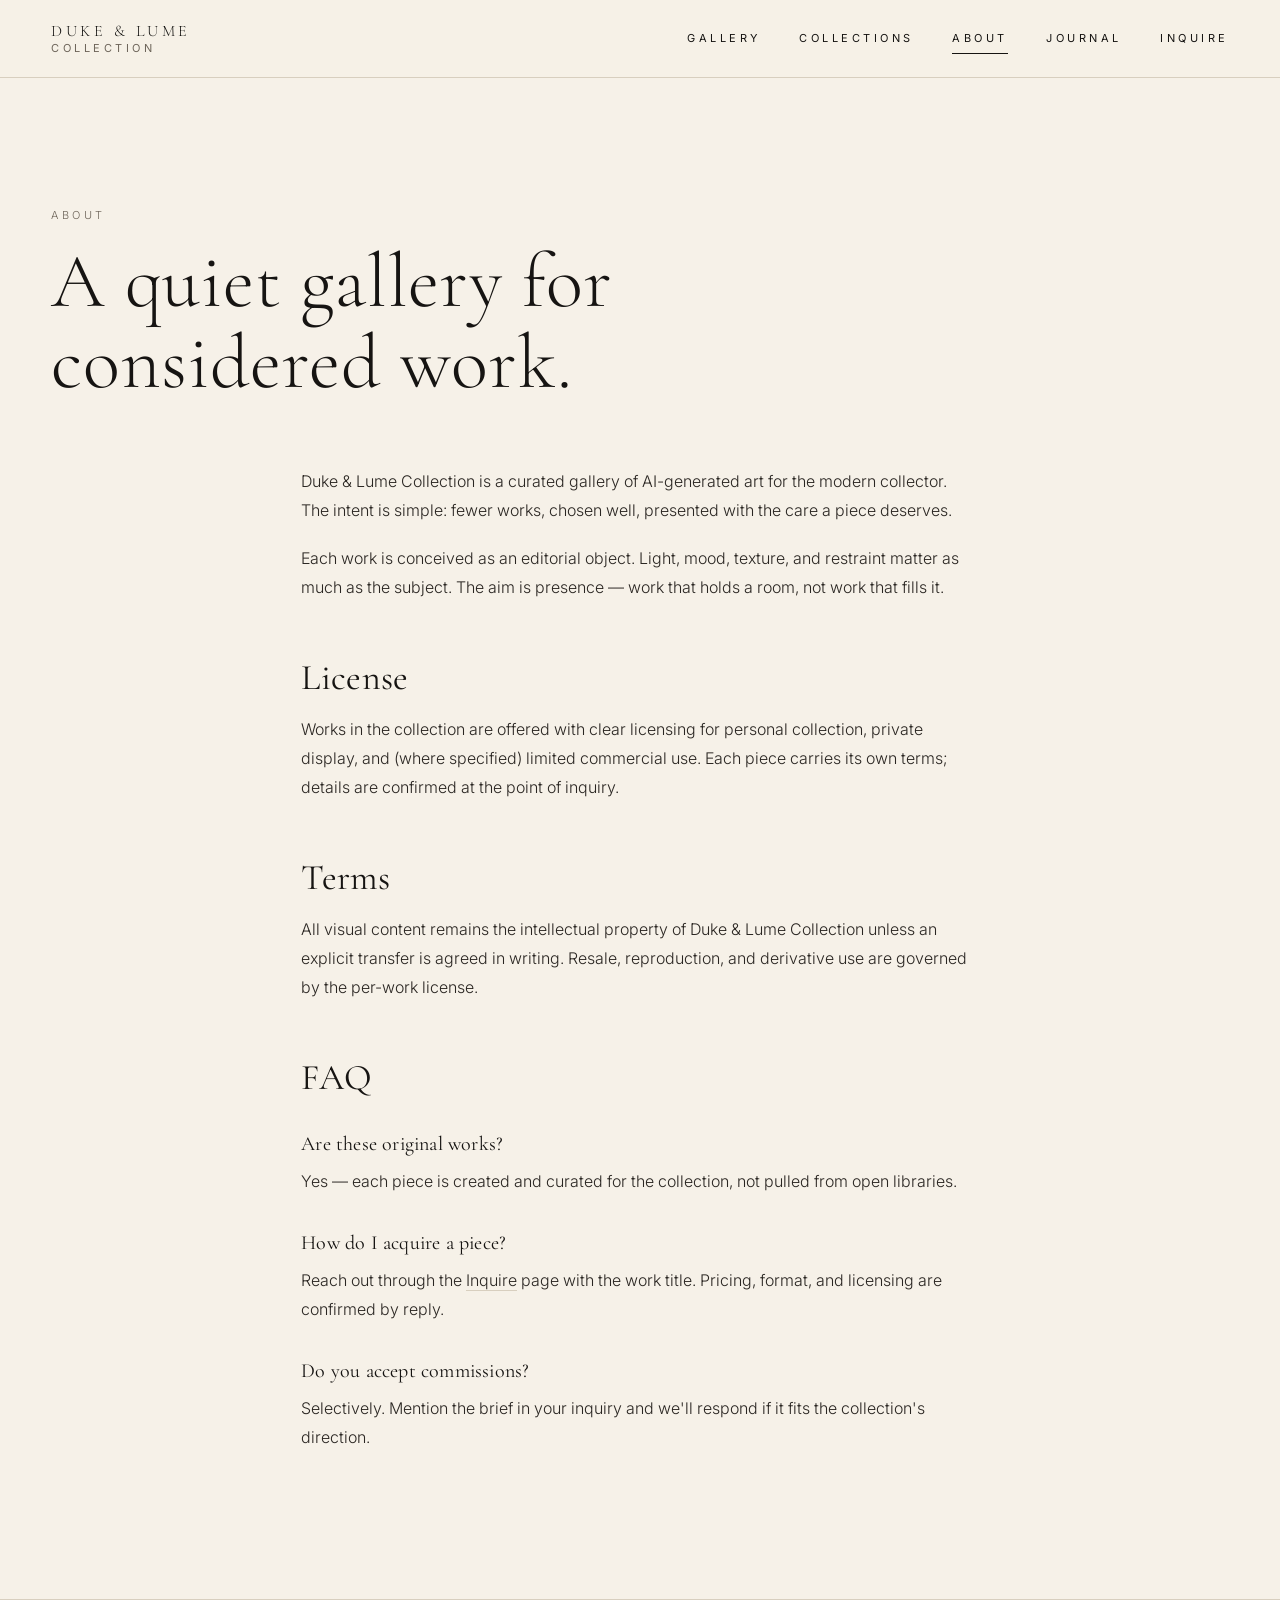
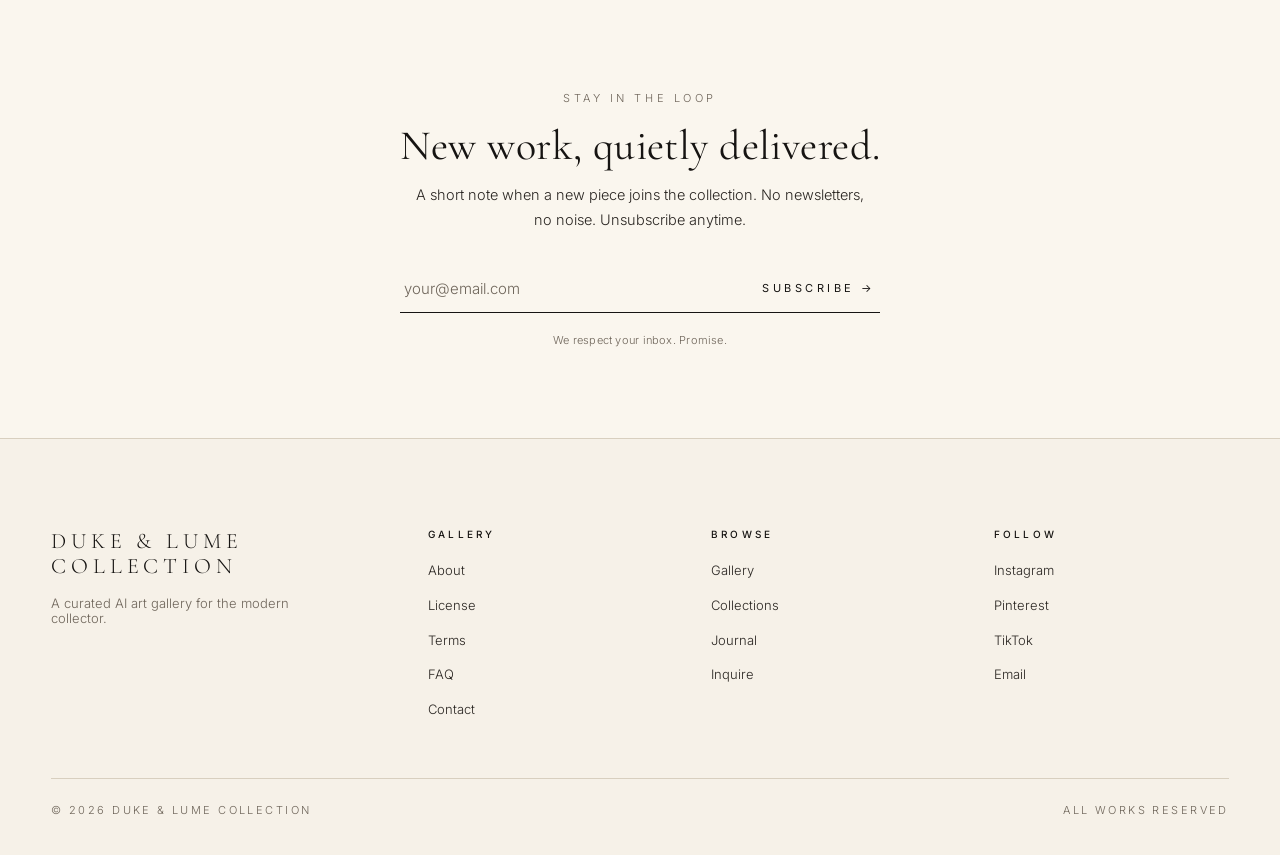
<file: about.html>
<!DOCTYPE html>
<html lang="en">
<head>
  <meta charset="UTF-8">
  <meta name="viewport" content="width=device-width, initial-scale=1.0">
  <title>About — Duke &amp; Lume Collection</title>
  <meta name="description" content="About Duke &amp; Lume Collection — vision, licensing, terms, and FAQ.">

  <meta property="og:type" content="website">
  <meta property="og:title" content="About — Duke &amp; Lume Collection">
  <meta property="og:description" content="About Duke &amp; Lume Collection — vision, licensing, terms, and FAQ.">
  <meta property="og:image" content="/src/assets/images/og/og-default.jpg">
  <meta property="og:site_name" content="Duke &amp; Lume Collection">
  <meta name="twitter:card" content="summary_large_image">
  <meta name="twitter:title" content="About — Duke &amp; Lume Collection">
  <meta name="twitter:description" content="A quiet gallery for considered work.">
  <meta name="twitter:image" content="/src/assets/images/og/og-default.jpg">

  <link rel="preconnect" href="https://fonts.googleapis.com">
  <link rel="preconnect" href="https://fonts.gstatic.com" crossorigin>
  <link href="https://fonts.googleapis.com/css2?family=Cormorant+Garamond:wght@300;400;500&family=Inter:wght@300;400;500&display=swap" rel="stylesheet">
  <link rel="stylesheet" href="src/css/styles.css">
</head>
<body>

  <a class="skip-link" href="#main">Skip to content</a>

  <header class="site-header">
    <div class="site-header__inner">
      <a href="index.html" class="brand">
        <span class="brand__line">Duke &amp; Lume</span>
        <span class="brand__line brand__line--sub">Collection</span>
      </a>
      <nav class="nav" id="primary-nav" aria-label="Primary">
        <a href="gallery.html">Gallery</a>
        <a href="collections.html">Collections</a>
        <a href="about.html">About</a>
        <a href="journal.html">Journal</a>
        <a href="inquire.html">Inquire</a>
        <div class="nav__social" aria-label="Follow us">
          <a href="https://instagram.com/" target="_blank" rel="noopener">Instagram</a>
          <a href="https://pinterest.com/" target="_blank" rel="noopener">Pinterest</a>
          <a href="https://tiktok.com/" target="_blank" rel="noopener">TikTok</a>
        </div>
      </nav>
      <button class="nav-toggle" type="button" aria-controls="primary-nav" aria-expanded="false" aria-label="Open menu">
        <span class="nav-toggle__bars" aria-hidden="true">
          <span class="nav-toggle__bar"></span>
          <span class="nav-toggle__bar"></span>
        </span>
      </button>
    </div>
  </header>

  <main id="main">
    <section class="page-hero">
      <div class="page-hero__eyebrow">About</div>
      <h1 class="page-hero__title">A quiet gallery for considered work.</h1>
    </section>

    <article class="prose">
      <p>
        Duke &amp; Lume Collection is a curated gallery of AI-generated art for the modern collector. The intent is simple: fewer works, chosen well, presented with the care a piece deserves.
      </p>
      <p>
        Each work is conceived as an editorial object. Light, mood, texture, and restraint matter as much as the subject. The aim is presence — work that holds a room, not work that fills it.
      </p>

      <h2 id="license">License</h2>
      <p>
        Works in the collection are offered with clear licensing for personal collection, private display, and (where specified) limited commercial use. Each piece carries its own terms; details are confirmed at the point of inquiry.
      </p>

      <h2 id="terms">Terms</h2>
      <p>
        All visual content remains the intellectual property of Duke &amp; Lume Collection unless an explicit transfer is agreed in writing. Resale, reproduction, and derivative use are governed by the per-work license.
      </p>

      <h2 id="faq">FAQ</h2>
      <h3>Are these original works?</h3>
      <p>Yes — each piece is created and curated for the collection, not pulled from open libraries.</p>

      <h3>How do I acquire a piece?</h3>
      <p>Reach out through the <a href="inquire.html">Inquire</a> page with the work title. Pricing, format, and licensing are confirmed by reply.</p>

      <h3>Do you accept commissions?</h3>
      <p>Selectively. Mention the brief in your inquiry and we'll respond if it fits the collection's direction.</p>
    </article>
    <section class="newsletter" aria-labelledby="newsletter-title">
      <div class="newsletter__inner" data-reveal>
        <div class="newsletter__eyebrow">Stay in the loop</div>
        <h2 class="newsletter__title" id="newsletter-title">New work, quietly delivered.</h2>
        <p class="newsletter__body">A short note when a new piece joins the collection. No newsletters, no noise. Unsubscribe anytime.</p>
        <form class="newsletter__form" name="newsletter" method="POST" data-netlify="true" netlify-honeypot="bot-field" action="/thank-you.html">
          <input type="hidden" name="form-name" value="newsletter">
          <p hidden><label>Don't fill this out: <input name="bot-field"></label></p>
          <label for="newsletter-email" class="visually-hidden">Email address</label>
          <input id="newsletter-email" type="email" name="email" placeholder="your@email.com" required>
          <button type="submit">Subscribe →</button>
        </form>
        <div class="newsletter__note">We respect your inbox. Promise.</div>
      </div>
    </section>

  </main>

  <footer class="site-footer">
    <div class="site-footer__inner">
      <div class="footer-brand">
        Duke &amp; Lume<br>Collection
        <p>A curated AI art gallery for the modern collector.</p>
      </div>
      <div class="footer-col">
        <h4>Gallery</h4>
        <ul>
          <li><a href="about.html">About</a></li>
          <li><a href="about.html#license">License</a></li>
          <li><a href="about.html#terms">Terms</a></li>
          <li><a href="about.html#faq">FAQ</a></li>
          <li><a href="inquire.html">Contact</a></li>
        </ul>
      </div>
      <div class="footer-col">
        <h4>Browse</h4>
        <ul>
          <li><a href="gallery.html">Gallery</a></li>
          <li><a href="collections.html">Collections</a></li>
          <li><a href="journal.html">Journal</a></li>
          <li><a href="inquire.html">Inquire</a></li>
        </ul>
      </div>
      <div class="footer-col">
        <h4>Follow</h4>
        <ul>
          <li><a href="https://instagram.com/" target="_blank" rel="noopener">Instagram</a></li>
          <li><a href="https://pinterest.com/" target="_blank" rel="noopener">Pinterest</a></li>
          <li><a href="https://tiktok.com/" target="_blank" rel="noopener">TikTok</a></li>
          <li><a href="mailto:dukekartel88@gmail.com">Email</a></li>
        </ul>
      </div>
    </div>
    <div class="footer-bottom">
      <div>© <span data-year>2026</span> Duke &amp; Lume Collection</div>
      <div>All works reserved</div>
    </div>
  </footer>

  <script src="src/js/main.js"></script>
  <script src="src/js/reveal.js"></script>
</body>
</html>
</file>
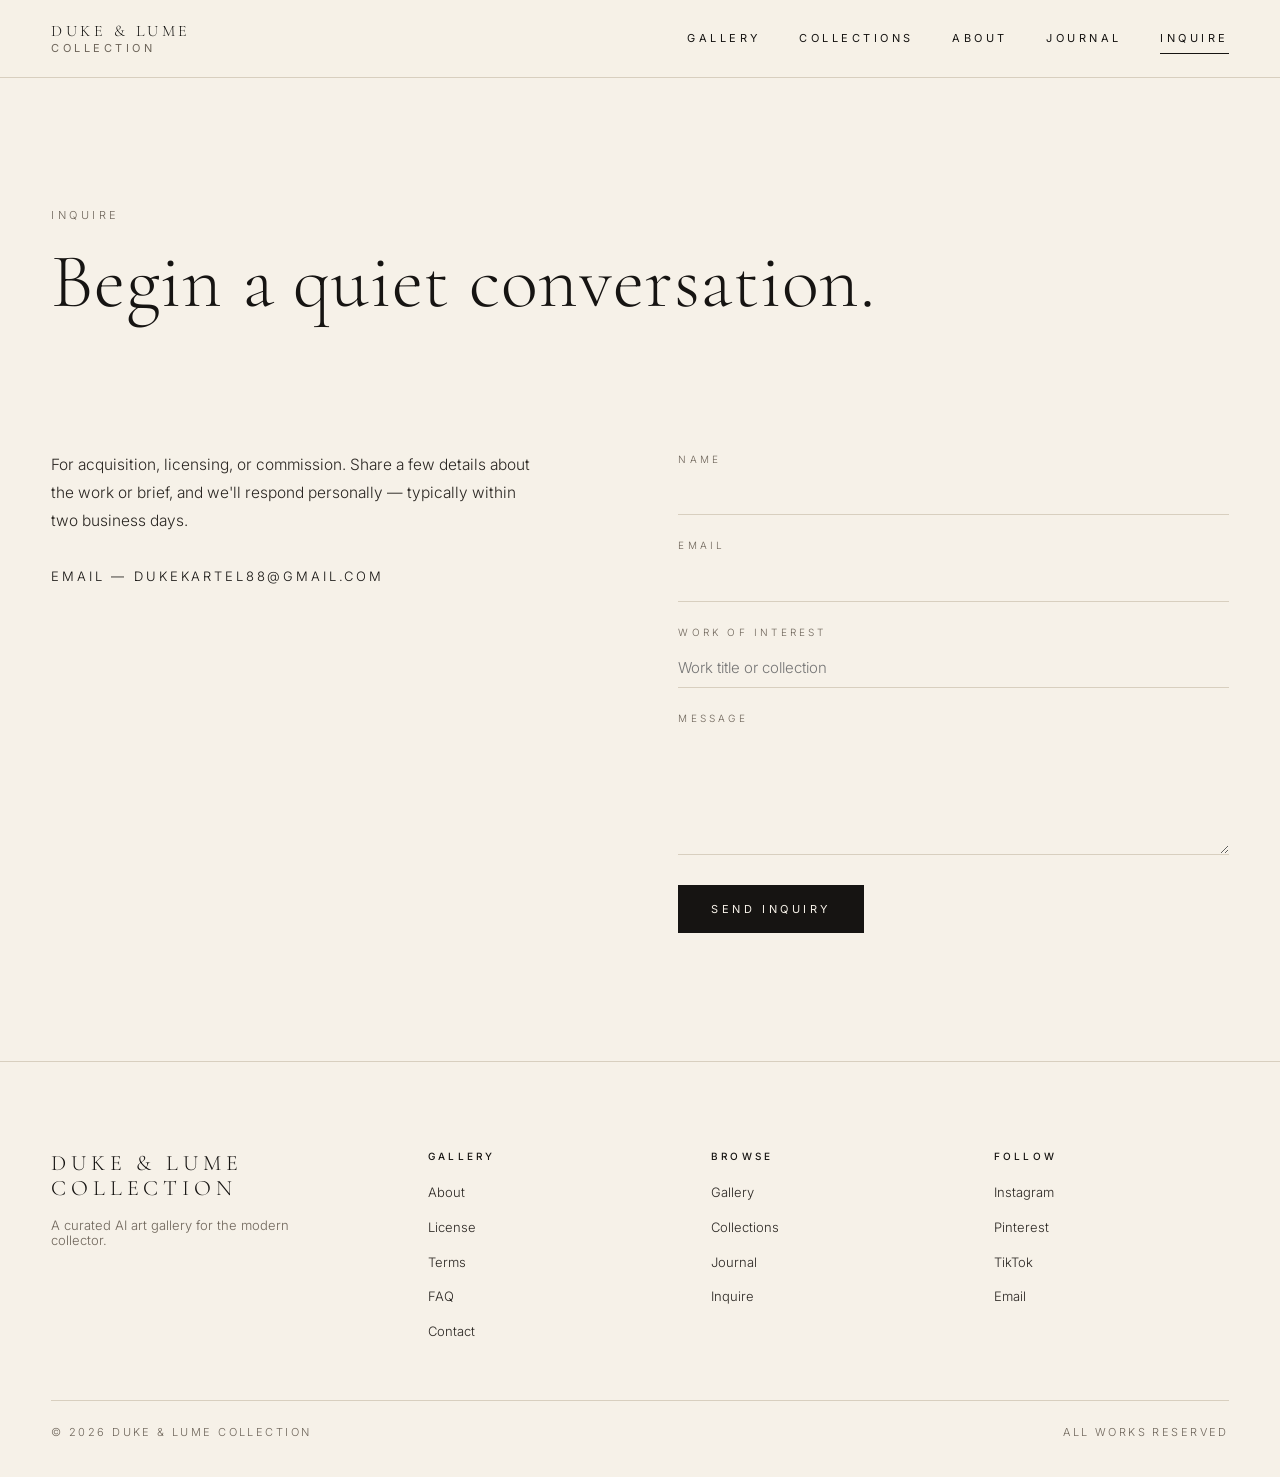
<file: inquire.html>
<!DOCTYPE html>
<html lang="en">
<head>
  <meta charset="UTF-8">
  <meta name="viewport" content="width=device-width, initial-scale=1.0">
  <title>Inquire — Duke &amp; Lume Collection</title>
  <meta name="description" content="Inquire about acquiring a work from Duke &amp; Lume Collection.">

  <meta property="og:type" content="website">
  <meta property="og:title" content="Inquire — Duke &amp; Lume Collection">
  <meta property="og:description" content="Begin a quiet conversation about acquiring, licensing, or commissioning a work.">
  <meta property="og:image" content="/src/assets/images/og/og-default.jpg">
  <meta property="og:site_name" content="Duke &amp; Lume Collection">
  <meta name="twitter:card" content="summary_large_image">
  <meta name="twitter:title" content="Inquire — Duke &amp; Lume Collection">
  <meta name="twitter:description" content="Begin a quiet conversation.">
  <meta name="twitter:image" content="/src/assets/images/og/og-default.jpg">

  <link rel="preconnect" href="https://fonts.googleapis.com">
  <link rel="preconnect" href="https://fonts.gstatic.com" crossorigin>
  <link href="https://fonts.googleapis.com/css2?family=Cormorant+Garamond:wght@300;400;500&family=Inter:wght@300;400;500&display=swap" rel="stylesheet">
  <link rel="stylesheet" href="src/css/styles.css">
</head>
<body>

  <a class="skip-link" href="#main">Skip to content</a>

  <header class="site-header">
    <div class="site-header__inner">
      <a href="index.html" class="brand">
        <span class="brand__line">Duke &amp; Lume</span>
        <span class="brand__line brand__line--sub">Collection</span>
      </a>
      <nav class="nav" id="primary-nav" aria-label="Primary">
        <a href="gallery.html">Gallery</a>
        <a href="collections.html">Collections</a>
        <a href="about.html">About</a>
        <a href="journal.html">Journal</a>
        <a href="inquire.html">Inquire</a>
        <div class="nav__social" aria-label="Follow us">
          <a href="https://instagram.com/" target="_blank" rel="noopener">Instagram</a>
          <a href="https://pinterest.com/" target="_blank" rel="noopener">Pinterest</a>
          <a href="https://tiktok.com/" target="_blank" rel="noopener">TikTok</a>
        </div>
      </nav>
      <button class="nav-toggle" type="button" aria-controls="primary-nav" aria-expanded="false" aria-label="Open menu">
        <span class="nav-toggle__bars" aria-hidden="true">
          <span class="nav-toggle__bar"></span>
          <span class="nav-toggle__bar"></span>
        </span>
      </button>
    </div>
  </header>

  <main id="main">
    <section class="page-hero">
      <div class="page-hero__eyebrow">Inquire</div>
      <h1 class="page-hero__title">Begin a quiet conversation.</h1>
    </section>

    <section class="inquire-wrap">
      <div class="inquire-info">
        <p>
          For acquisition, licensing, or commission. Share a few details about the work or brief, and we'll respond personally — typically within two business days.
        </p>
        <div class="inquire-info__contact">
          <div>Email — <a href="mailto:dukekartel88@gmail.com">dukekartel88@gmail.com</a></div>
        </div>
      </div>

      <!-- Submissions go to Netlify Forms (enable in Netlify dashboard → Forms).
           After submit the user lands on /thank-you.html. Honeypot field
           catches bots; do not remove the hidden bot-field input. -->
      <form class="form"
            name="inquire"
            method="POST"
            data-netlify="true"
            netlify-honeypot="bot-field"
            action="/thank-you.html">
        <input type="hidden" name="form-name" value="inquire">
        <input type="hidden" name="work-id" id="work-id" value="">
        <p hidden>
          <label>Don't fill this out: <input name="bot-field"></label>
        </p>
        <div>
          <label for="name">Name</label>
          <input type="text" id="name" name="name" required>
        </div>
        <div>
          <label for="email">Email</label>
          <input type="email" id="email" name="email" required>
        </div>
        <div>
          <label for="work">Work of interest</label>
          <input type="text" id="work" name="work" placeholder="Work title or collection">
        </div>
        <div>
          <label for="message">Message</label>
          <textarea id="message" name="message" rows="5"></textarea>
        </div>
        <button class="btn" type="submit">Send Inquiry</button>
      </form>
    </section>
  </main>

  <footer class="site-footer">
    <div class="site-footer__inner">
      <div class="footer-brand">
        Duke &amp; Lume<br>Collection
        <p>A curated AI art gallery for the modern collector.</p>
      </div>
      <div class="footer-col">
        <h4>Gallery</h4>
        <ul>
          <li><a href="about.html">About</a></li>
          <li><a href="about.html#license">License</a></li>
          <li><a href="about.html#terms">Terms</a></li>
          <li><a href="about.html#faq">FAQ</a></li>
          <li><a href="inquire.html">Contact</a></li>
        </ul>
      </div>
      <div class="footer-col">
        <h4>Browse</h4>
        <ul>
          <li><a href="gallery.html">Gallery</a></li>
          <li><a href="collections.html">Collections</a></li>
          <li><a href="journal.html">Journal</a></li>
          <li><a href="inquire.html">Inquire</a></li>
        </ul>
      </div>
      <div class="footer-col">
        <h4>Follow</h4>
        <ul>
          <li><a href="https://instagram.com/" target="_blank" rel="noopener">Instagram</a></li>
          <li><a href="https://pinterest.com/" target="_blank" rel="noopener">Pinterest</a></li>
          <li><a href="https://tiktok.com/" target="_blank" rel="noopener">TikTok</a></li>
          <li><a href="mailto:dukekartel88@gmail.com">Email</a></li>
        </ul>
      </div>
    </div>
    <div class="footer-bottom">
      <div>© <span data-year>2026</span> Duke &amp; Lume Collection</div>
      <div>All works reserved</div>
    </div>
  </footer>

  <script src="src/js/main.js"></script>
  <script src="src/js/reveal.js"></script>
  <script src="src/js/data-loader.js"></script>
  <script>
    // Pre-fill "Work of interest" — look the id up in GALLERY_DATA so
    // the user sees "Beach Diva", not "beach-diva".
    (function () {
      const id = new URLSearchParams(location.search).get("work");
      if (!id) return;
      const input = document.getElementById("work");
      const hidden = document.getElementById("work-id");
      if (hidden) hidden.value = id;
      if (!input) return;

      // Show the raw id immediately so there's something while data loads
      input.value = id;

      function resolve() {
        const works = window.GALLERY_DATA || [];
        const match = works.find(function (w) { return w.id === id; });
        if (match && match.title) input.value = match.title;
      }
      if (window.DL_DATA_READY) resolve();
      else document.addEventListener("dl:dataready", resolve, { once: true });
    })();
  </script>
</body>
</html>
</file>
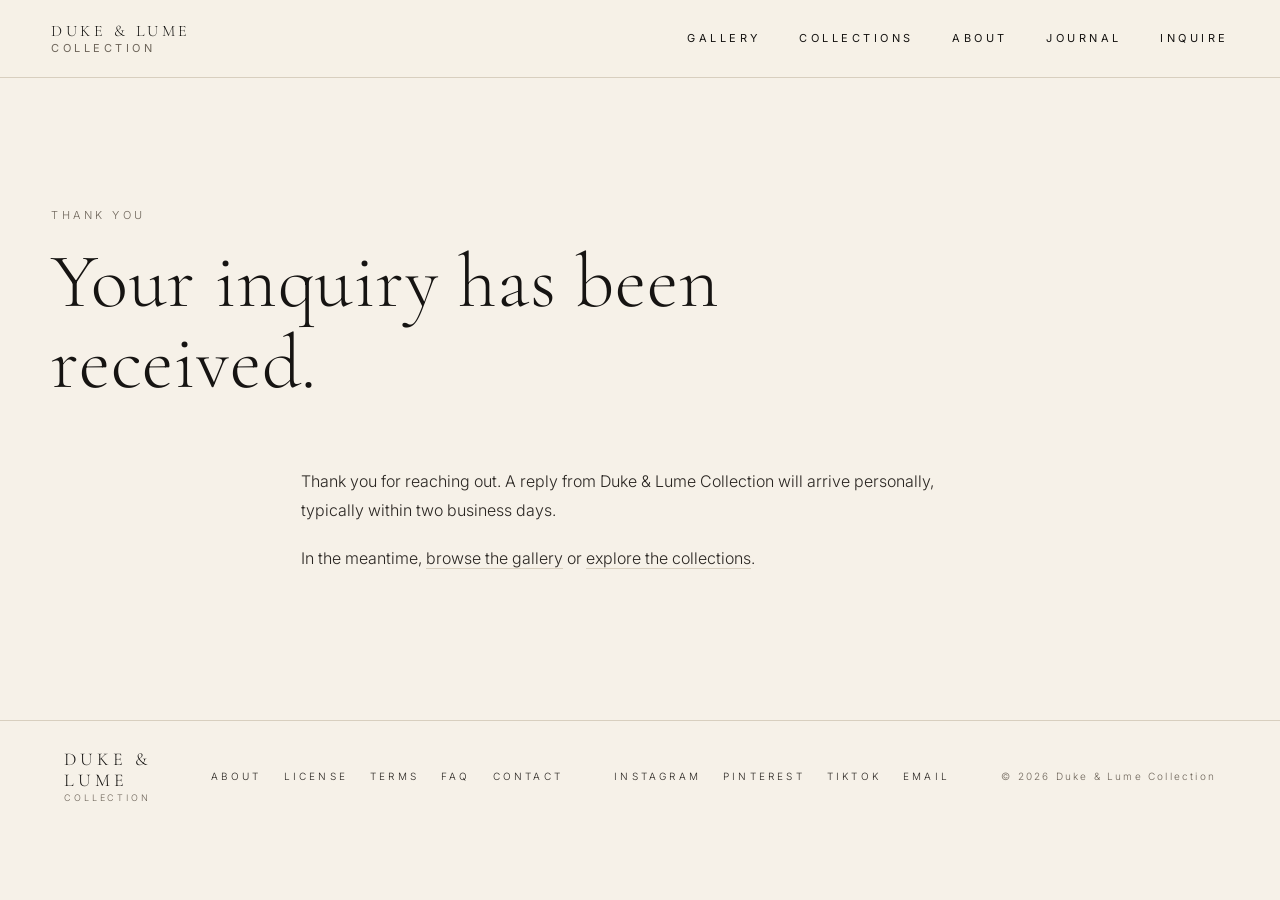
<file: thank-you.html>
<!DOCTYPE html>
<html lang="en">
<head>
  <meta charset="UTF-8">
  <meta name="viewport" content="width=device-width, initial-scale=1.0">
  <title>Thank You — Duke &amp; Lume Collection</title>
  <meta name="description" content="Your inquiry has been received. Duke &amp; Lume Collection will respond personally.">
  <meta name="robots" content="noindex,nofollow">

  <meta property="og:type" content="website">
  <meta property="og:title" content="Thank You — Duke &amp; Lume Collection">
  <meta property="og:description" content="Your inquiry has been received.">

  <link rel="preconnect" href="https://fonts.googleapis.com">
  <link rel="preconnect" href="https://fonts.gstatic.com" crossorigin>
  <link href="https://fonts.googleapis.com/css2?family=Cormorant+Garamond:wght@300;400;500&family=Inter:wght@300;400;500&display=swap" rel="stylesheet">
  <link rel="stylesheet" href="src/css/styles.css">
</head>
<body>

  <a class="skip-link" href="#main">Skip to content</a>

  <header class="site-header">
    <div class="site-header__inner">
      <a href="index.html" class="brand">
        <span class="brand__line">Duke &amp; Lume</span>
        <span class="brand__line brand__line--sub">Collection</span>
      </a>
      <nav class="nav" id="primary-nav" aria-label="Primary">
        <a href="gallery.html">Gallery</a>
        <a href="collections.html">Collections</a>
        <a href="about.html">About</a>
        <a href="journal.html">Journal</a>
        <a href="inquire.html">Inquire</a>
        <div class="nav__social" aria-label="Follow us">
          <a href="https://instagram.com/" target="_blank" rel="noopener">Instagram</a>
          <a href="https://pinterest.com/" target="_blank" rel="noopener">Pinterest</a>
          <a href="https://tiktok.com/" target="_blank" rel="noopener">TikTok</a>
        </div>
      </nav>
      <button class="nav-toggle" type="button" aria-controls="primary-nav" aria-expanded="false" aria-label="Open menu">
        <span class="nav-toggle__bars" aria-hidden="true">
          <span class="nav-toggle__bar"></span>
          <span class="nav-toggle__bar"></span>
        </span>
      </button>
    </div>
  </header>

  <main id="main">
    <section class="page-hero">
      <div class="page-hero__eyebrow">Thank you</div>
      <h1 class="page-hero__title">Your inquiry has been received.</h1>
    </section>

    <article class="prose">
      <p>
        Thank you for reaching out. A reply from Duke &amp; Lume Collection will arrive personally, typically within two business days.
      </p>
      <p>
        In the meantime, <a href="gallery.html">browse the gallery</a> or <a href="collections.html">explore the collections</a>.
      </p>
    </article>
  </main>

  <footer class="editorial-footer">
    <div class="editorial-footer__brand">
      Duke &amp; Lume
      <small>Collection</small>
    </div>
    <nav class="editorial-footer__nav">
      <a href="about.html">About</a>
      <a href="about.html#license">License</a>
      <a href="about.html#terms">Terms</a>
      <a href="about.html#faq">FAQ</a>
      <a href="inquire.html">Contact</a>
    </nav>
    <div class="editorial-footer__social">
      <a href="https://instagram.com/" target="_blank" rel="noopener">Instagram</a>
      <a href="https://pinterest.com/" target="_blank" rel="noopener">Pinterest</a>
      <a href="https://tiktok.com/" target="_blank" rel="noopener">TikTok</a>
      <a href="mailto:dukekartel88@gmail.com">Email</a>
    </div>
    <div class="editorial-footer__copy">© <span data-year>2026</span> Duke &amp; Lume Collection</div>
  </footer>

  <script src="src/js/main.js"></script>
</body>
</html>
</file>
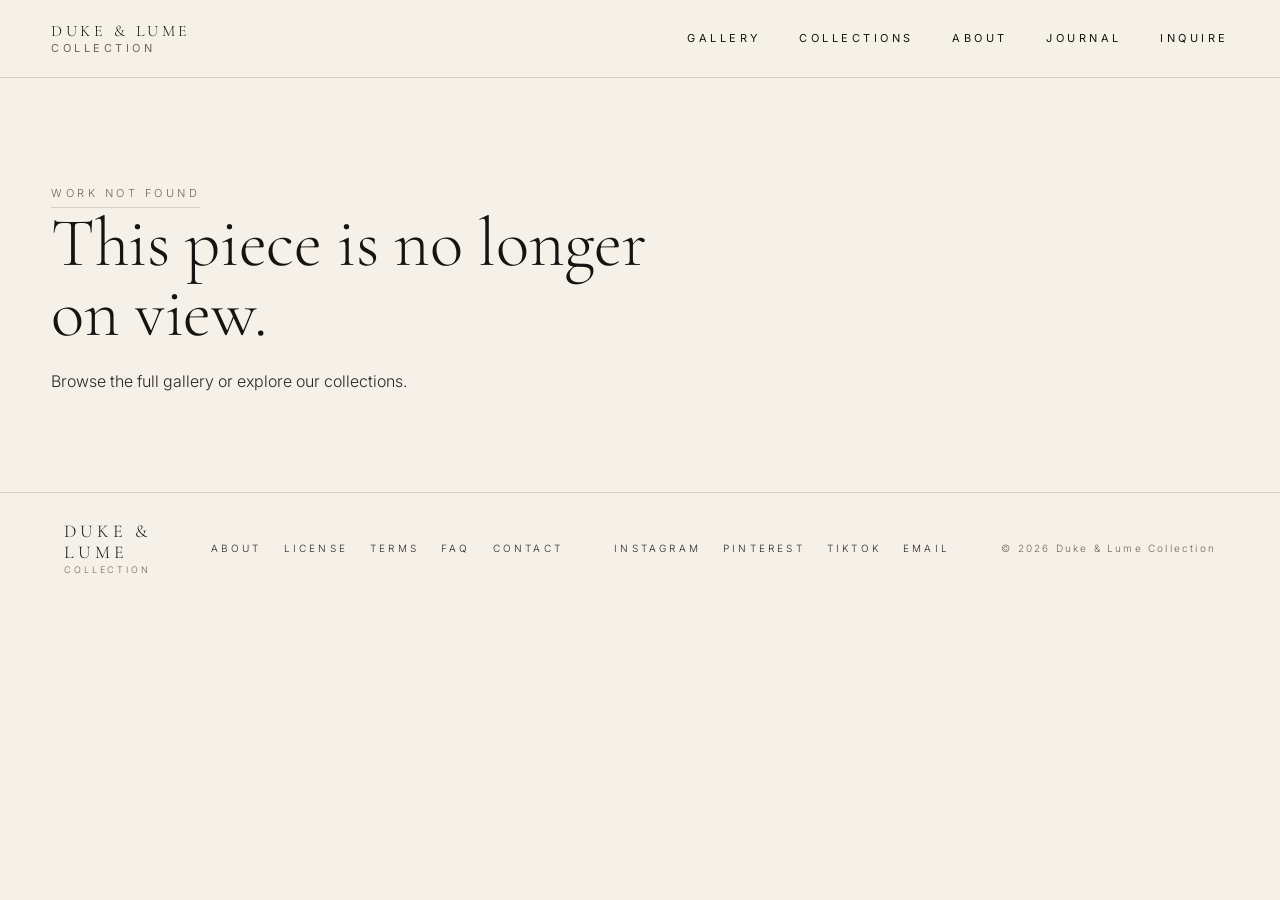
<file: work.html>
<!DOCTYPE html>
<html lang="en">
<head>
  <meta charset="UTF-8">
  <meta name="viewport" content="width=device-width, initial-scale=1.0">
  <title>Work — Duke &amp; Lume Collection</title>
  <meta name="description" content="A work from Duke &amp; Lume Collection.">

  <meta property="og:type" content="article">
  <meta property="og:title" content="Duke &amp; Lume Collection">
  <meta property="og:description" content="A work from Duke &amp; Lume Collection.">
  <meta property="og:image" content="/src/assets/images/og/og-default.jpg">
  <meta property="og:site_name" content="Duke &amp; Lume Collection">
  <meta name="twitter:card" content="summary_large_image">
  <meta name="twitter:title" content="Duke &amp; Lume Collection">
  <meta name="twitter:description" content="A work from Duke &amp; Lume Collection.">
  <meta name="twitter:image" content="/src/assets/images/og/og-default.jpg">

  <link rel="preconnect" href="https://fonts.googleapis.com">
  <link rel="preconnect" href="https://fonts.gstatic.com" crossorigin>
  <link href="https://fonts.googleapis.com/css2?family=Cormorant+Garamond:wght@300;400;500&family=Inter:wght@300;400;500&display=swap" rel="stylesheet">
  <link rel="stylesheet" href="src/css/styles.css">
</head>
<body>

  <a class="skip-link" href="#main">Skip to content</a>

  <header class="site-header">
    <div class="site-header__inner">
      <a href="index.html" class="brand">
        <span class="brand__line">Duke &amp; Lume</span>
        <span class="brand__line brand__line--sub">Collection</span>
      </a>
      <nav class="nav" id="primary-nav" aria-label="Primary">
        <a href="gallery.html">Gallery</a>
        <a href="collections.html">Collections</a>
        <a href="about.html">About</a>
        <a href="journal.html">Journal</a>
        <a href="inquire.html">Inquire</a>
        <div class="nav__social" aria-label="Follow us">
          <a href="https://instagram.com/" target="_blank" rel="noopener">Instagram</a>
          <a href="https://pinterest.com/" target="_blank" rel="noopener">Pinterest</a>
          <a href="https://tiktok.com/" target="_blank" rel="noopener">TikTok</a>
        </div>
      </nav>
      <button class="nav-toggle" type="button" aria-controls="primary-nav" aria-expanded="false" aria-label="Open menu">
        <span class="nav-toggle__bars" aria-hidden="true">
          <span class="nav-toggle__bar"></span>
          <span class="nav-toggle__bar"></span>
        </span>
      </button>
    </div>
  </header>

  <main id="main">
    <section class="work-detail" data-work-mount>
      <p class="empty-state">Loading…</p>
    </section>

    <section class="related" data-related-section hidden>
      <div class="related__head">
        <h3 class="related__title">You may also like</h3>
        <a href="gallery.html" class="text-link--mini">Browse all →</a>
      </div>
      <div class="related__grid" data-related-mount></div>
    </section>
  </main>

  <footer class="editorial-footer">
    <div class="editorial-footer__brand">
      Duke &amp; Lume
      <small>Collection</small>
    </div>
    <nav class="editorial-footer__nav">
      <a href="about.html">About</a>
      <a href="about.html#license">License</a>
      <a href="about.html#terms">Terms</a>
      <a href="about.html#faq">FAQ</a>
      <a href="inquire.html">Contact</a>
    </nav>
    <div class="editorial-footer__social">
      <a href="https://instagram.com/" target="_blank" rel="noopener">Instagram</a>
      <a href="https://pinterest.com/" target="_blank" rel="noopener">Pinterest</a>
      <a href="https://tiktok.com/" target="_blank" rel="noopener">TikTok</a>
      <a href="mailto:dukekartel88@gmail.com">Email</a>
    </div>
    <div class="editorial-footer__copy">© <span data-year>2026</span> Duke &amp; Lume Collection</div>
  </footer>

  <script src="src/js/main.js"></script>
  <script src="src/js/data-loader.js"></script>
  <script src="src/js/lightbox.js"></script>
  <script src="src/js/reveal.js"></script>
  <script src="src/js/work.js"></script>
</body>
</html>
</file>
<file: src/css/styles.css>
/* ============================================================
   DUKE & LUME COLLECTION
   Editorial luxury gallery styling
   ============================================================ */

:root {
  --ivory: #f6f1e8;
  --ivory-soft: #faf6ee;
  --ivory-deep: #ece5d5;
  --ink: #161412;
  --ink-soft: #2a2622;
  --muted: #6e655a;
  --line: #d8cfbf;
  --accent: #1a1714;
  --max-width: 1440px;
  --gutter: clamp(20px, 4vw, 64px);
  --serif: "Cormorant Garamond", "Playfair Display", Georgia, "Times New Roman", serif;
  --sans: "Inter", -apple-system, BlinkMacSystemFont, "Helvetica Neue", Arial, sans-serif;
  --tracking-wide: 0.22em;
  --tracking-wider: 0.32em;
}

* {
  box-sizing: border-box;
}

html, body {
  margin: 0;
  padding: 0;
}

body {
  background: var(--ivory);
  color: var(--ink);
  font-family: var(--sans);
  font-weight: 300;
  font-size: 15px;
  line-height: 1.65;
  -webkit-font-smoothing: antialiased;
  -moz-osx-font-smoothing: grayscale;
}

img {
  max-width: 100%;
  display: block;
}

a {
  color: inherit;
  text-decoration: none;
  transition: opacity 0.25s ease, color 0.25s ease;
}

a:hover {
  opacity: 0.6;
}

h1, h2, h3, h4 {
  font-family: var(--serif);
  font-weight: 400;
  letter-spacing: 0.01em;
  margin: 0;
  line-height: 1.1;
}

p {
  margin: 0 0 1em;
}

/* ============================================================
   HEADER
   ============================================================ */

.site-header {
  position: sticky;
  top: 0;
  z-index: 100;
  background: rgba(246, 241, 232, 0.92);
  backdrop-filter: saturate(140%) blur(10px);
  -webkit-backdrop-filter: saturate(140%) blur(10px);
  border-bottom: 1px solid var(--line);
}

.site-header__inner {
  max-width: var(--max-width);
  margin: 0 auto;
  padding: 22px var(--gutter);
  display: flex;
  align-items: center;
  justify-content: space-between;
  gap: 32px;
}

.brand {
  font-family: var(--serif);
  font-size: 16px;
  letter-spacing: var(--tracking-wide);
  text-transform: uppercase;
  line-height: 1.15;
  color: var(--ink);
}

.brand__line {
  display: block;
}

.brand__line--sub {
  font-size: 11px;
  letter-spacing: var(--tracking-wider);
  color: var(--muted);
  font-family: var(--sans);
  font-weight: 400;
  margin-top: 2px;
}

.nav {
  display: flex;
  gap: clamp(20px, 3vw, 44px);
}

.nav a {
  font-size: 11px;
  letter-spacing: var(--tracking-wider);
  text-transform: uppercase;
  color: var(--ink);
  font-weight: 400;
  position: relative;
  padding: 4px 0;
}

.nav a.is-active::after {
  content: "";
  position: absolute;
  left: 0;
  right: 0;
  bottom: -2px;
  height: 1px;
  background: var(--ink);
}

/* ============================================================
   HERO
   ============================================================ */

.hero {
  position: relative;
  width: 100%;
  min-height: clamp(520px, 78vh, 820px);
  display: grid;
  grid-template-columns: 1fr 1fr;
  align-items: stretch;
  overflow: hidden;
}

.hero__text {
  display: flex;
  flex-direction: column;
  justify-content: center;
  padding: clamp(40px, 8vw, 110px) clamp(28px, 6vw, 96px);
  background: var(--ivory);
  z-index: 2;
}

.hero__eyebrow {
  font-size: 11px;
  letter-spacing: var(--tracking-wider);
  text-transform: uppercase;
  color: var(--muted);
  margin-bottom: 28px;
}

.hero__title {
  font-size: clamp(40px, 6vw, 84px);
  line-height: 1.02;
  letter-spacing: -0.01em;
  font-weight: 300;
  margin-bottom: 28px;
}

.hero__title .brand-line {
  display: block;
  white-space: nowrap;
}

.hero__lead {
  max-width: 440px;
  font-size: 15px;
  line-height: 1.7;
  color: var(--ink-soft);
  margin-bottom: 40px;
}

.hero__media {
  position: relative;
  overflow: hidden;
  background: var(--ivory-deep);
}

.hero__media img {
  width: 100%;
  height: 100%;
  object-fit: cover;
  object-position: center right;
}

/* ============================================================
   BUTTONS
   ============================================================ */

.btn {
  display: inline-flex;
  align-items: center;
  justify-content: center;
  gap: 12px;
  font-family: var(--sans);
  font-size: 11px;
  letter-spacing: var(--tracking-wider);
  text-transform: uppercase;
  padding: 16px 32px;
  border: 1px solid var(--ink);
  background: var(--ink);
  color: var(--ivory);
  cursor: pointer;
  transition: all 0.3s ease;
  align-self: flex-start;
  font-weight: 400;
}

.btn:hover {
  opacity: 1;
  background: transparent;
  color: var(--ink);
}

.btn--ghost {
  background: transparent;
  color: var(--ink);
}

.btn--ghost:hover {
  background: var(--ink);
  color: var(--ivory);
}

.text-link {
  font-size: 11px;
  letter-spacing: var(--tracking-wider);
  text-transform: uppercase;
  display: inline-flex;
  align-items: center;
  gap: 8px;
  border-bottom: 1px solid var(--ink);
  padding-bottom: 4px;
  color: var(--ink);
}

/* ============================================================
   SECTIONS
   ============================================================ */

.section {
  padding: clamp(80px, 10vw, 140px) var(--gutter);
  max-width: var(--max-width);
  margin: 0 auto;
}

.section--full {
  max-width: none;
  padding-left: 0;
  padding-right: 0;
}

.section-head {
  display: flex;
  align-items: flex-end;
  justify-content: space-between;
  gap: 24px;
  margin-bottom: clamp(40px, 5vw, 72px);
  flex-wrap: wrap;
}

.section-head__title {
  font-size: clamp(30px, 4vw, 52px);
  font-weight: 300;
  max-width: 640px;
}

.section-head__eyebrow {
  font-size: 11px;
  letter-spacing: var(--tracking-wider);
  text-transform: uppercase;
  color: var(--muted);
  margin-bottom: 14px;
}

/* ============================================================
   VISION
   ============================================================ */

.vision {
  display: grid;
  grid-template-columns: 1.05fr 1fr;
  align-items: stretch;
  background: var(--ivory-soft);
}

.vision__media {
  position: relative;
  min-height: 560px;
  overflow: hidden;
  background: var(--ivory-deep);
}

.vision__media img {
  width: 100%;
  height: 100%;
  object-fit: cover;
}

.vision__text {
  display: flex;
  flex-direction: column;
  justify-content: center;
  padding: clamp(48px, 8vw, 120px) clamp(28px, 6vw, 96px);
}

.vision__eyebrow {
  font-size: 11px;
  letter-spacing: var(--tracking-wider);
  text-transform: uppercase;
  color: var(--muted);
  margin-bottom: 22px;
}

.vision__title {
  font-size: clamp(32px, 4.2vw, 56px);
  line-height: 1.08;
  font-weight: 300;
  margin-bottom: 28px;
  max-width: 480px;
}

.vision__body {
  max-width: 460px;
  color: var(--ink-soft);
  margin-bottom: 36px;
  font-size: 15px;
  line-height: 1.75;
}

/* ============================================================
   COLLECTIONS PREVIEW (Home)
   ============================================================ */

.collections-preview .section-head {
  margin-bottom: 56px;
}

.collections-row {
  display: grid;
  grid-template-columns: repeat(5, 1fr);
  gap: clamp(14px, 1.6vw, 28px);
}

.collection-card {
  display: block;
  position: relative;
  text-decoration: none;
  color: inherit;
}

.collection-card__media {
  position: relative;
  aspect-ratio: 3 / 4;
  overflow: hidden;
  background: var(--ivory-deep);
  margin-bottom: 16px;
}

.collection-card__media img {
  width: 100%;
  height: 100%;
  object-fit: cover;
  transition: transform 0.9s cubic-bezier(0.2, 0.7, 0.2, 1);
}

.collection-card:hover .collection-card__media img {
  transform: scale(1.04);
}

.collection-card__title {
  font-family: var(--serif);
  font-size: 20px;
  font-weight: 400;
  letter-spacing: 0.01em;
  margin-bottom: 4px;
}

.collection-card__meta {
  font-size: 10px;
  letter-spacing: var(--tracking-wider);
  text-transform: uppercase;
  color: var(--muted);
}

/* Mobile horizontal scroll for collections */
@media (max-width: 880px) {
  .collections-row {
    display: flex;
    grid-template-columns: none;
    overflow-x: auto;
    scroll-snap-type: x mandatory;
    padding-bottom: 12px;
    margin: 0 calc(var(--gutter) * -1);
    padding-left: var(--gutter);
    padding-right: var(--gutter);
    -webkit-overflow-scrolling: touch;
  }
  .collections-row::-webkit-scrollbar { display: none; }
  .collections-row { scrollbar-width: none; }
  .collection-card {
    flex: 0 0 64%;
    scroll-snap-align: start;
  }
}

/* ============================================================
   VALUE ROW
   ============================================================ */

.value-row {
  display: grid;
  grid-template-columns: repeat(4, 1fr);
  gap: clamp(20px, 3vw, 48px);
  padding: clamp(70px, 9vw, 120px) var(--gutter);
  max-width: var(--max-width);
  margin: 0 auto;
  border-top: 1px solid var(--line);
}

.value {
  text-align: left;
}

.value__title {
  font-family: var(--serif);
  font-size: 20px;
  font-weight: 400;
  margin-bottom: 10px;
}

.value__body {
  font-size: 13.5px;
  color: var(--muted);
  line-height: 1.6;
}

/* ============================================================
   GALLERY GRID
   ============================================================ */

.gallery-intro {
  padding: clamp(70px, 8vw, 120px) var(--gutter) clamp(30px, 4vw, 60px);
  max-width: var(--max-width);
  margin: 0 auto;
}

.gallery-intro__eyebrow {
  font-size: 11px;
  letter-spacing: var(--tracking-wider);
  text-transform: uppercase;
  color: var(--muted);
  margin-bottom: 18px;
}

.gallery-intro__title {
  font-size: clamp(36px, 5.5vw, 72px);
  font-weight: 300;
  line-height: 1.05;
  max-width: 820px;
  margin-bottom: 24px;
}

.gallery-intro__body {
  max-width: 560px;
  color: var(--ink-soft);
}

.filter-bar {
  display: flex;
  flex-wrap: wrap;
  gap: 10px 14px;
  padding: 24px var(--gutter) 0;
  max-width: var(--max-width);
  margin: 0 auto;
  border-top: 1px solid var(--line);
  padding-top: 36px;
}

.filter-chip {
  font-size: 11px;
  letter-spacing: var(--tracking-wider);
  text-transform: uppercase;
  padding: 10px 18px;
  border: 1px solid var(--line);
  background: transparent;
  cursor: pointer;
  color: var(--ink);
  font-family: var(--sans);
  font-weight: 400;
  transition: all 0.25s ease;
}

.filter-chip:hover {
  border-color: var(--ink);
}

.filter-chip.is-active {
  background: var(--ink);
  color: var(--ivory);
  border-color: var(--ink);
}

.gallery-grid {
  display: grid;
  grid-template-columns: repeat(3, 1fr);
  gap: clamp(20px, 2.4vw, 40px);
  padding: clamp(40px, 5vw, 80px) var(--gutter) clamp(80px, 10vw, 140px);
  max-width: var(--max-width);
  margin: 0 auto;
}

.artwork-card {
  display: block;
  color: inherit;
  text-decoration: none;
}

.artwork-card__media {
  aspect-ratio: 4 / 5;
  overflow: hidden;
  background: var(--ivory-deep);
  margin-bottom: 16px;
}

.artwork-card__media img {
  width: 100%;
  height: 100%;
  object-fit: cover;
  transition: transform 0.9s cubic-bezier(0.2, 0.7, 0.2, 1);
}

.artwork-card:hover .artwork-card__media img {
  transform: scale(1.03);
}

.artwork-card__title {
  font-family: var(--serif);
  font-size: 20px;
  font-weight: 400;
  margin-bottom: 4px;
}

.artwork-card__meta {
  font-size: 10px;
  letter-spacing: var(--tracking-wider);
  text-transform: uppercase;
  color: var(--muted);
}

.empty-state {
  padding: 60px 0;
  text-align: center;
  color: var(--muted);
  font-size: 14px;
  letter-spacing: 0.04em;
}

/* ============================================================
   COLLECTIONS PAGE
   ============================================================ */

.collections-grid {
  display: grid;
  grid-template-columns: repeat(3, 1fr);
  gap: clamp(24px, 3vw, 56px);
  padding: clamp(40px, 5vw, 80px) var(--gutter) clamp(80px, 10vw, 140px);
  max-width: var(--max-width);
  margin: 0 auto;
}

.collection-tile {
  display: block;
  color: inherit;
  text-decoration: none;
}

.collection-tile__media {
  aspect-ratio: 4 / 5;
  overflow: hidden;
  background: var(--ivory-deep);
  margin-bottom: 22px;
}

.collection-tile__media img {
  width: 100%;
  height: 100%;
  object-fit: cover;
  transition: transform 0.9s cubic-bezier(0.2, 0.7, 0.2, 1);
}

.collection-tile:hover .collection-tile__media img {
  transform: scale(1.04);
}

.collection-tile__title {
  font-family: var(--serif);
  font-size: 26px;
  font-weight: 400;
  margin-bottom: 8px;
}

.collection-tile__meta {
  font-size: 10px;
  letter-spacing: var(--tracking-wider);
  text-transform: uppercase;
  color: var(--muted);
  margin-bottom: 12px;
}

.collection-tile__desc {
  color: var(--muted);
  font-size: 14px;
  line-height: 1.6;
  max-width: 360px;
}

/* ============================================================
   ABOUT / JOURNAL / INQUIRE COMMON
   ============================================================ */

.page-hero {
  padding: clamp(80px, 10vw, 140px) var(--gutter) clamp(40px, 5vw, 80px);
  max-width: var(--max-width);
  margin: 0 auto;
}

.page-hero__eyebrow {
  font-size: 11px;
  letter-spacing: var(--tracking-wider);
  text-transform: uppercase;
  color: var(--muted);
  margin-bottom: 18px;
}

.page-hero__title {
  font-size: clamp(40px, 6vw, 84px);
  font-weight: 300;
  line-height: 1.05;
  max-width: 900px;
}

.prose {
  padding: 0 var(--gutter) clamp(80px, 10vw, 140px);
  max-width: 780px;
  margin: 0 auto;
  font-size: 16px;
  line-height: 1.8;
  color: var(--ink-soft);
}

.prose h2 {
  font-size: clamp(24px, 3vw, 36px);
  margin: 56px 0 18px;
  font-weight: 400;
  color: var(--ink);
}

.prose h3 {
  font-size: 20px;
  margin: 36px 0 12px;
  font-weight: 400;
  color: var(--ink);
}

.prose p {
  margin-bottom: 1.2em;
}

.prose a {
  border-bottom: 1px solid var(--line);
}

/* Journal */

.journal-grid {
  display: grid;
  grid-template-columns: repeat(2, 1fr);
  gap: clamp(28px, 4vw, 64px);
  padding: clamp(40px, 5vw, 80px) var(--gutter) clamp(80px, 10vw, 140px);
  max-width: var(--max-width);
  margin: 0 auto;
}

.journal-card__media {
  aspect-ratio: 3 / 2;
  overflow: hidden;
  background: var(--ivory-deep);
  margin-bottom: 22px;
}

.journal-card__media img {
  width: 100%;
  height: 100%;
  object-fit: cover;
  transition: transform 0.9s cubic-bezier(0.2, 0.7, 0.2, 1);
}

.journal-card:hover .journal-card__media img {
  transform: scale(1.03);
}

.journal-card__date {
  font-size: 10px;
  letter-spacing: var(--tracking-wider);
  text-transform: uppercase;
  color: var(--muted);
  margin-bottom: 10px;
}

.journal-card__title {
  font-family: var(--serif);
  font-size: 26px;
  font-weight: 400;
  margin-bottom: 10px;
}

.journal-card__excerpt {
  color: var(--muted);
  font-size: 14.5px;
  line-height: 1.65;
  max-width: 480px;
}

/* Inquire form */

.inquire-wrap {
  display: grid;
  grid-template-columns: 1fr 1fr;
  gap: clamp(40px, 6vw, 100px);
  padding: clamp(40px, 5vw, 80px) var(--gutter) clamp(80px, 10vw, 140px);
  max-width: var(--max-width);
  margin: 0 auto;
}

.inquire-info p {
  color: var(--ink-soft);
  font-size: 15.5px;
  line-height: 1.8;
  max-width: 480px;
}

.inquire-info__contact {
  margin-top: 32px;
  font-size: 13px;
  letter-spacing: var(--tracking-wide);
  text-transform: uppercase;
}

.form {
  display: flex;
  flex-direction: column;
  gap: 22px;
}

.form label {
  display: block;
  font-size: 10px;
  letter-spacing: var(--tracking-wider);
  text-transform: uppercase;
  color: var(--muted);
  margin-bottom: 8px;
}

.form input,
.form textarea,
.form select {
  width: 100%;
  background: transparent;
  border: none;
  border-bottom: 1px solid var(--line);
  padding: 10px 0;
  font-family: var(--sans);
  font-size: 15px;
  color: var(--ink);
  font-weight: 300;
  border-radius: 0;
  outline: none;
  transition: border-color 0.25s ease;
}

.form textarea {
  resize: vertical;
  min-height: 120px;
}

.form input:focus,
.form textarea:focus,
.form select:focus {
  border-color: var(--ink);
}

/* ============================================================
   FOOTER
   ============================================================ */

.site-footer {
  border-top: 1px solid var(--line);
  background: var(--ivory);
  padding: clamp(60px, 7vw, 96px) var(--gutter) 36px;
}

.site-footer__inner {
  max-width: var(--max-width);
  margin: 0 auto;
  display: grid;
  grid-template-columns: 1.4fr 1fr 1fr 1fr;
  gap: 48px;
  align-items: start;
}

.footer-brand {
  font-family: var(--serif);
  font-size: 22px;
  letter-spacing: var(--tracking-wide);
  text-transform: uppercase;
  line-height: 1.15;
  max-width: 280px;
}

.footer-brand p {
  font-family: var(--sans);
  font-size: 13px;
  letter-spacing: 0;
  text-transform: none;
  color: var(--muted);
  margin-top: 16px;
  font-weight: 300;
}

.footer-col h4 {
  font-family: var(--sans);
  font-weight: 500;
  font-size: 10px;
  letter-spacing: var(--tracking-wider);
  text-transform: uppercase;
  color: var(--ink);
  margin-bottom: 18px;
}

.footer-col ul {
  list-style: none;
  margin: 0;
  padding: 0;
  display: flex;
  flex-direction: column;
  gap: 10px;
}

.footer-col li a {
  font-size: 13px;
  color: var(--ink-soft);
}

.footer-bottom {
  max-width: var(--max-width);
  margin: 56px auto 0;
  border-top: 1px solid var(--line);
  padding-top: 22px;
  display: flex;
  justify-content: space-between;
  gap: 16px;
  font-size: 11px;
  letter-spacing: var(--tracking-wide);
  text-transform: uppercase;
  color: var(--muted);
  flex-wrap: wrap;
}

/* ============================================================
   IMAGE PLACEHOLDER FALLBACK
   ============================================================ */

img.is-placeholder,
.image-placeholder {
  background:
    linear-gradient(135deg, var(--ivory-deep) 0%, var(--ivory-soft) 100%);
  position: relative;
}

img.is-placeholder {
  opacity: 0;
}

.image-placeholder::after {
  content: "DUKE & LUME";
  position: absolute;
  inset: 0;
  display: flex;
  align-items: center;
  justify-content: center;
  font-family: var(--serif);
  letter-spacing: var(--tracking-wider);
  font-size: 12px;
  color: var(--muted);
}

/* ============================================================
   HOME — EDITORIAL TWO-COLUMN SPREAD
   ============================================================ */

.editorial {
  display: grid;
  grid-template-columns: 1.35fr 1fr;
  gap: 0;
  border-bottom: 1px solid var(--line);
}

.editorial__left,
.editorial__right {
  display: flex;
  flex-direction: column;
}

.editorial__right {
  border-left: 1px solid var(--line);
  background: var(--ivory-soft);
}

/* HERO inside editorial */
.hero-block {
  position: relative;
  padding: clamp(40px, 5vw, 72px) clamp(28px, 5vw, 80px) clamp(40px, 5vw, 72px);
  min-height: clamp(520px, 70vh, 760px);
  display: flex;
  flex-direction: column;
  justify-content: flex-end;
  overflow: hidden;
}

.hero-block__bg {
  position: absolute;
  inset: 0;
  z-index: 0;
}

.hero-block__bg img {
  width: 100%;
  height: 100%;
  object-fit: cover;
  object-position: center right;
}

.hero-block__bg::after {
  content: "";
  position: absolute;
  inset: 0;
  background: linear-gradient(
    100deg,
    rgba(246, 241, 232, 0.96) 0%,
    rgba(246, 241, 232, 0.78) 28%,
    rgba(246, 241, 232, 0.15) 55%,
    rgba(246, 241, 232, 0) 78%
  );
}

.hero-block__inner {
  position: relative;
  z-index: 1;
  max-width: 540px;
}

.hero-block__eyebrow {
  font-size: 11px;
  letter-spacing: var(--tracking-wider);
  text-transform: uppercase;
  color: var(--muted);
  margin-bottom: 22px;
}

.hero-block__title {
  font-family: var(--serif);
  font-size: clamp(46px, 5.4vw, 86px);
  line-height: 0.98;
  letter-spacing: -0.005em;
  font-weight: 400;
  text-transform: uppercase;
  margin: 0 0 26px;
}

.hero-block__title .brand-line {
  display: block;
  white-space: nowrap;
}

.hero-block__lead {
  max-width: 380px;
  font-size: 14.5px;
  line-height: 1.7;
  color: var(--ink-soft);
  margin-bottom: 36px;
}

.hero-block__cta {
  display: flex;
  align-items: center;
  gap: 22px;
  flex-wrap: wrap;
}

.play-link {
  display: inline-flex;
  align-items: center;
  gap: 12px;
  font-size: 11px;
  letter-spacing: var(--tracking-wider);
  text-transform: uppercase;
  color: var(--ink);
  font-weight: 400;
}

.play-link__icon {
  width: 34px;
  height: 34px;
  border-radius: 50%;
  border: 1px solid var(--ink);
  display: inline-flex;
  align-items: center;
  justify-content: center;
  transition: background 0.25s ease, color 0.25s ease;
}

.play-link__icon svg {
  width: 10px;
  height: 10px;
  fill: var(--ink);
}

.play-link:hover {
  opacity: 1;
}

.play-link:hover .play-link__icon {
  background: var(--ink);
}

.play-link:hover .play-link__icon svg {
  fill: var(--ivory);
}

.scroll-indicator {
  position: absolute;
  left: 18px;
  bottom: 80px;
  z-index: 2;
  writing-mode: vertical-rl;
  transform: rotate(180deg);
  font-size: 10px;
  letter-spacing: var(--tracking-wider);
  text-transform: uppercase;
  color: var(--muted);
  display: flex;
  align-items: center;
  gap: 14px;
}

.scroll-indicator::after {
  content: "";
  display: block;
  width: 1px;
  height: 60px;
  background: var(--muted);
}

/* VISION block inside editorial */
.vision-block {
  display: grid;
  grid-template-columns: 1fr 1fr auto;
  gap: 0;
  align-items: stretch;
  border-top: 1px solid var(--line);
  background: var(--ivory);
}

.vision-block__media {
  position: relative;
  overflow: hidden;
  min-height: 380px;
  background: var(--ivory-deep);
}

.vision-block__media img {
  width: 100%;
  height: 100%;
  object-fit: cover;
}

.vision-block__text {
  padding: clamp(36px, 4vw, 64px) clamp(24px, 3vw, 48px);
  display: flex;
  flex-direction: column;
  justify-content: center;
}

.vision-block__eyebrow {
  font-size: 11px;
  letter-spacing: var(--tracking-wider);
  text-transform: uppercase;
  color: var(--muted);
  margin-bottom: 22px;
}

.vision-block__title {
  font-family: var(--serif);
  font-size: clamp(28px, 2.6vw, 40px);
  line-height: 1.08;
  font-weight: 400;
  margin-bottom: 26px;
}

.vision-block__body {
  font-size: 13.5px;
  line-height: 1.75;
  color: var(--ink-soft);
  margin-bottom: 28px;
  max-width: 320px;
}

.vision-block__seal {
  padding: clamp(36px, 4vw, 56px) clamp(28px, 3vw, 48px);
  display: flex;
  align-items: center;
  justify-content: center;
  border-left: 1px solid var(--line);
}

.seal {
  width: 150px;
  height: 150px;
  position: relative;
  display: flex;
  align-items: center;
  justify-content: center;
}

.seal svg {
  position: absolute;
  inset: 0;
  width: 100%;
  height: 100%;
  animation: seal-spin 40s linear infinite;
}

.seal__mark {
  font-family: var(--serif);
  font-size: 24px;
  letter-spacing: 0.04em;
  color: var(--ink);
  text-align: center;
  line-height: 1;
}

.seal__mark small {
  display: block;
  font-size: 9px;
  letter-spacing: var(--tracking-wider);
  margin-top: 2px;
  color: var(--muted);
  font-family: var(--sans);
}

@keyframes seal-spin {
  to { transform: rotate(360deg); }
}

/* Collections block (left column, bottom) */
.collections-block {
  padding: clamp(40px, 5vw, 72px) clamp(28px, 5vw, 80px);
  border-top: 1px solid var(--line);
  background: var(--ivory);
}

.collections-block__head {
  display: flex;
  align-items: flex-end;
  justify-content: space-between;
  gap: 24px;
  margin-bottom: 36px;
  flex-wrap: wrap;
}

.collections-block__eyebrow {
  font-size: 10px;
  letter-spacing: var(--tracking-wider);
  text-transform: uppercase;
  color: var(--muted);
  margin-bottom: 10px;
}

.collections-block__title {
  font-family: var(--serif);
  font-size: clamp(28px, 3vw, 44px);
  font-weight: 400;
  line-height: 1.05;
}

.collections-strip {
  display: grid;
  grid-template-columns: repeat(5, 1fr);
  gap: 14px;
}

.collection-mini {
  background: var(--ivory-soft);
  border: 1px solid var(--line);
  padding: 10px 10px 18px;
  text-decoration: none;
  color: inherit;
  display: block;
}

.collection-mini__media {
  aspect-ratio: 3 / 4;
  overflow: hidden;
  background: var(--ivory-deep);
  margin-bottom: 14px;
}

.collection-mini__media img {
  width: 100%;
  height: 100%;
  object-fit: cover;
  transition: transform 0.9s cubic-bezier(0.2, 0.7, 0.2, 1);
}

.collection-mini:hover .collection-mini__media img {
  transform: scale(1.04);
}

.collection-mini__title {
  font-size: 10px;
  letter-spacing: var(--tracking-wider);
  text-transform: uppercase;
  text-align: center;
  font-weight: 500;
  margin: 0 0 4px;
}

.collection-mini__count {
  text-align: center;
  font-size: 10px;
  color: var(--muted);
  letter-spacing: 0.04em;
}

/* RIGHT column blocks */
.featured-block,
.quote-block,
.journal-home {
  padding: clamp(34px, 4vw, 60px) clamp(24px, 3vw, 48px);
}

.featured-block {
  border-bottom: 1px solid var(--line);
}

.featured-block__head,
.journal-home__head {
  display: flex;
  align-items: center;
  justify-content: space-between;
  margin-bottom: 24px;
  gap: 16px;
}

.featured-block__title,
.journal-home__title {
  font-size: 10px;
  letter-spacing: var(--tracking-wider);
  text-transform: uppercase;
  color: var(--ink);
  font-family: var(--sans);
  font-weight: 500;
  margin: 0;
}

.featured-grid {
  display: grid;
  grid-template-columns: repeat(3, 1fr);
  gap: 12px;
}

.featured-grid__item {
  display: block;
  position: relative;
  overflow: hidden;
  aspect-ratio: 3 / 4;
  background: var(--ivory-deep);
  border-radius: 4px;
}

.featured-grid__item img {
  width: 100%;
  height: 100%;
  object-fit: cover;
  transition: transform 0.9s cubic-bezier(0.2, 0.7, 0.2, 1);
}

.featured-grid__item:hover img {
  transform: scale(1.05);
}

.featured-grid__item--tall {
  grid-row: span 2;
  aspect-ratio: 3 / 8.3;
}

/* Quote / story block */
.quote-block {
  position: relative;
  min-height: 320px;
  display: flex;
  align-items: center;
  overflow: hidden;
  border-bottom: 1px solid var(--line);
}

.quote-block__bg {
  position: absolute;
  inset: 0;
  z-index: 0;
}

.quote-block__bg img {
  width: 100%;
  height: 100%;
  object-fit: cover;
  object-position: right center;
}

.quote-block__bg::after {
  content: "";
  position: absolute;
  inset: 0;
  background: linear-gradient(
    90deg,
    rgba(236, 229, 213, 0.92) 0%,
    rgba(236, 229, 213, 0.7) 45%,
    rgba(236, 229, 213, 0.1) 80%,
    rgba(236, 229, 213, 0) 100%
  );
}

.quote-block__inner {
  position: relative;
  z-index: 1;
  padding: clamp(34px, 4vw, 56px) clamp(24px, 3vw, 48px);
  max-width: 60%;
}

.quote-block__text {
  font-family: var(--serif);
  font-size: clamp(22px, 2vw, 32px);
  line-height: 1.2;
  font-weight: 400;
  color: var(--ink);
  margin: 0 0 26px;
}

.quote-block__sig {
  font-family: "Brush Script MT", "Snell Roundhand", cursive;
  font-size: 24px;
  color: var(--ink);
  letter-spacing: 0.01em;
}

/* Journal home preview */
.journal-home__grid {
  display: grid;
  grid-template-columns: repeat(2, 1fr);
  gap: 18px;
}

.journal-mini {
  background: var(--ivory);
  border: 1px solid var(--line);
  padding: 12px 12px 18px;
  text-decoration: none;
  color: inherit;
  display: block;
}

.journal-mini__media {
  aspect-ratio: 4 / 3;
  overflow: hidden;
  background: var(--ivory-deep);
  margin-bottom: 12px;
}

.journal-mini__media img {
  width: 100%;
  height: 100%;
  object-fit: cover;
  transition: transform 0.9s cubic-bezier(0.2, 0.7, 0.2, 1);
}

.journal-mini:hover .journal-mini__media img {
  transform: scale(1.04);
}

.journal-mini__date {
  font-size: 9px;
  letter-spacing: var(--tracking-wider);
  text-transform: uppercase;
  color: var(--muted);
  margin-bottom: 6px;
}

.journal-mini__title {
  font-family: var(--serif);
  font-size: 15px;
  font-weight: 400;
  line-height: 1.25;
  margin: 0 0 12px;
}

.journal-mini__more {
  font-size: 9px;
  letter-spacing: var(--tracking-wider);
  text-transform: uppercase;
  color: var(--ink);
  border-bottom: 1px solid var(--ink);
  padding-bottom: 2px;
}

.text-link--mini {
  font-size: 9px;
  letter-spacing: var(--tracking-wider);
  text-transform: uppercase;
  border-bottom: 1px solid var(--ink);
  padding-bottom: 2px;
}

/* Header tweaks for editorial layout */
.header-disc {
  width: 30px;
  height: 30px;
  border: 1px solid var(--ink);
  border-radius: 50%;
  display: inline-block;
  position: relative;
}

.header-disc::before {
  content: "";
  position: absolute;
  inset: 50% 0 0 50%;
  width: 1px;
  height: 50%;
  background: var(--ink);
  transform-origin: top center;
}

/* Footer slim variant inside editorial */
.editorial-footer {
  display: grid;
  grid-template-columns: 1fr auto auto auto;
  align-items: center;
  gap: clamp(20px, 4vw, 60px);
  padding: 28px clamp(28px, 5vw, 80px);
  border-top: 1px solid var(--line);
  background: var(--ivory);
}

.editorial-footer__brand {
  font-family: var(--serif);
  font-size: 18px;
  letter-spacing: var(--tracking-wide);
  text-transform: uppercase;
  line-height: 1.15;
}

.editorial-footer__brand small {
  display: block;
  font-family: var(--sans);
  font-size: 9px;
  letter-spacing: var(--tracking-wider);
  color: var(--muted);
  margin-top: 2px;
}

.editorial-footer__nav,
.editorial-footer__social {
  display: flex;
  gap: 22px;
  font-size: 10px;
  letter-spacing: var(--tracking-wider);
  text-transform: uppercase;
}

.editorial-footer__nav a,
.editorial-footer__social a {
  color: var(--ink-soft);
}

.editorial-footer__copy {
  font-size: 10px;
  letter-spacing: var(--tracking-wide);
  color: var(--muted);
  text-align: right;
}

/* ============================================================
   RESPONSIVE
   ============================================================ */

@media (max-width: 1180px) {
  .editorial {
    grid-template-columns: 1fr;
  }
  .editorial__right {
    border-left: none;
    border-top: 1px solid var(--line);
  }
  .vision-block {
    grid-template-columns: 1fr 1fr;
  }
  .vision-block__seal {
    grid-column: span 2;
    border-left: none;
    border-top: 1px solid var(--line);
  }
  .quote-block__inner {
    max-width: 75%;
  }
  .collections-strip {
    grid-template-columns: repeat(5, 1fr);
  }
}

@media (max-width: 1024px) {
  .gallery-grid,
  .collections-grid {
    grid-template-columns: repeat(2, 1fr);
  }
  .value-row {
    grid-template-columns: repeat(2, 1fr);
    row-gap: 40px;
  }
  .site-footer__inner {
    grid-template-columns: 1fr 1fr;
    row-gap: 40px;
  }
  .editorial-footer {
    grid-template-columns: 1fr 1fr;
    row-gap: 18px;
  }
  .editorial-footer__copy {
    text-align: left;
  }
}

@media (max-width: 880px) {
  .hero {
    grid-template-columns: 1fr;
    min-height: auto;
  }
  .hero__media {
    aspect-ratio: 4 / 3;
    order: -1;
  }
  .hero__title .brand-line {
    white-space: normal;
  }
  .vision {
    grid-template-columns: 1fr;
  }
  .vision__media {
    aspect-ratio: 4 / 3;
    min-height: 0;
  }
  .inquire-wrap {
    grid-template-columns: 1fr;
  }
  .journal-grid {
    grid-template-columns: 1fr;
  }
  .vision-block {
    grid-template-columns: 1fr;
  }
  .vision-block__seal {
    grid-column: auto;
  }
  .collections-strip {
    display: flex;
    overflow-x: auto;
    scroll-snap-type: x mandatory;
    -webkit-overflow-scrolling: touch;
  }
  .collections-strip::-webkit-scrollbar { display: none; }
  .collections-strip { scrollbar-width: none; }
  .collection-mini {
    flex: 0 0 58%;
    scroll-snap-align: start;
  }
  .featured-grid {
    grid-template-columns: repeat(2, 1fr);
  }
  .featured-grid__item--tall {
    grid-row: auto;
    aspect-ratio: 3 / 4;
  }
  .quote-block__inner {
    max-width: 100%;
  }
  .scroll-indicator {
    display: none;
  }
  .journal-home__grid {
    grid-template-columns: 1fr;
  }
  .editorial-footer {
    grid-template-columns: 1fr;
  }
  .nav {
    gap: 16px;
  }
  .nav a {
    font-size: 10px;
  }
}

@media (max-width: 640px) {
  .gallery-grid,
  .collections-grid {
    grid-template-columns: 1fr;
  }
  .value-row {
    grid-template-columns: 1fr;
  }
  .site-footer__inner {
    grid-template-columns: 1fr;
    row-gap: 32px;
  }
  .section-head {
    flex-direction: column;
    align-items: flex-start;
  }
}

/* ============================================================
   WORK DETAIL PAGE
   ============================================================ */

.work-detail {
  display: grid;
  grid-template-columns: 1.15fr 1fr;
  gap: clamp(40px, 6vw, 96px);
  padding: clamp(60px, 8vw, 120px) var(--gutter) clamp(60px, 7vw, 100px);
  max-width: var(--max-width);
  margin: 0 auto;
  align-items: start;
}

.work-detail__media {
  position: relative;
  aspect-ratio: 4 / 5;
  overflow: hidden;
  background: var(--ivory-deep);
  cursor: zoom-in;
}

.work-detail__media:focus-visible {
  outline: 2px solid var(--ink);
  outline-offset: 4px;
}

.work-detail__media img {
  width: 100%;
  height: 100%;
  object-fit: cover;
  transition: transform 0.9s cubic-bezier(0.2, 0.7, 0.2, 1);
}

.work-detail__media:hover img {
  transform: scale(1.02);
}

.work-detail__text {
  position: sticky;
  top: 120px;
  display: flex;
  flex-direction: column;
  gap: 22px;
  padding-top: clamp(0px, 2vw, 24px);
}

.work-detail__eyebrow {
  font-size: 11px;
  letter-spacing: var(--tracking-wider);
  text-transform: uppercase;
  color: var(--muted);
  border-bottom: 1px solid var(--line);
  padding-bottom: 4px;
  display: inline-block;
  align-self: flex-start;
  text-decoration: none;
}

.work-detail__eyebrow:hover {
  color: var(--ink);
}

.work-detail__title {
  font-family: var(--serif);
  font-size: clamp(40px, 5.4vw, 76px);
  font-weight: 300;
  line-height: 1.02;
  letter-spacing: -0.005em;
  margin: 0;
}

.work-detail__year {
  font-size: 11px;
  letter-spacing: var(--tracking-wider);
  text-transform: uppercase;
  color: var(--muted);
}

.work-detail__body {
  font-size: 16px;
  line-height: 1.75;
  color: var(--ink-soft);
  max-width: 480px;
  margin: 8px 0 8px;
}

.work-detail__back {
  font-size: 11px;
  letter-spacing: var(--tracking-wider);
  text-transform: uppercase;
  color: var(--muted);
  margin-top: 4px;
}

.work-detail__back:hover {
  color: var(--ink);
}

.work-detail__empty {
  grid-column: 1 / -1;
  text-align: left;
  max-width: 640px;
}

.work-detail__empty .work-detail__title {
  margin-bottom: 18px;
}

/* Related works */

.related {
  padding: 0 var(--gutter) clamp(80px, 10vw, 140px);
  max-width: var(--max-width);
  margin: 0 auto;
}

.related__head {
  display: flex;
  align-items: flex-end;
  justify-content: space-between;
  border-top: 1px solid var(--line);
  padding-top: clamp(40px, 5vw, 64px);
  margin-bottom: clamp(28px, 4vw, 48px);
  gap: 18px;
  flex-wrap: wrap;
}

.related__title {
  font-family: var(--serif);
  font-size: clamp(24px, 3vw, 36px);
  font-weight: 400;
  margin: 0;
}

.related__grid {
  display: grid;
  grid-template-columns: repeat(4, 1fr);
  gap: clamp(18px, 2vw, 32px);
}

@media (max-width: 1024px) {
  .related__grid {
    grid-template-columns: repeat(2, 1fr);
  }
  .work-detail {
    grid-template-columns: 1fr;
  }
  .work-detail__text {
    position: static;
  }
}

@media (max-width: 640px) {
  .related__grid {
    grid-template-columns: 1fr;
  }
}

/* ============================================================
   LIGHTBOX
   ============================================================ */

.lightbox {
  position: fixed;
  inset: 0;
  z-index: 200;
  background: rgba(22, 20, 18, 0.96);
  display: none;
  align-items: center;
  justify-content: center;
  opacity: 0;
  transition: opacity 0.25s ease;
}

.lightbox.is-open {
  display: flex;
  opacity: 1;
}

.lightbox__figure {
  margin: 0;
  max-width: 90vw;
  max-height: 88vh;
  display: flex;
  flex-direction: column;
  align-items: center;
  gap: 16px;
}

.lightbox__img {
  max-width: 90vw;
  max-height: 80vh;
  object-fit: contain;
  display: block;
  box-shadow: 0 30px 80px rgba(0, 0, 0, 0.4);
}

.lightbox__caption {
  color: rgba(246, 241, 232, 0.75);
  font-family: var(--serif);
  font-size: 14px;
  letter-spacing: 0.04em;
  text-align: center;
  max-width: 80vw;
}

.lightbox__close,
.lightbox__nav {
  position: absolute;
  background: transparent;
  border: 1px solid rgba(246, 241, 232, 0.4);
  color: var(--ivory);
  width: 44px;
  height: 44px;
  border-radius: 50%;
  cursor: pointer;
  font-family: var(--serif);
  font-size: 24px;
  line-height: 1;
  display: flex;
  align-items: center;
  justify-content: center;
  transition: background 0.2s ease, border-color 0.2s ease;
  padding: 0;
}

.lightbox__close:hover,
.lightbox__nav:hover,
.lightbox__close:focus-visible,
.lightbox__nav:focus-visible {
  background: rgba(246, 241, 232, 0.12);
  border-color: var(--ivory);
  outline: none;
}

.lightbox__close {
  top: 22px;
  right: 22px;
  font-size: 22px;
}

.lightbox__nav--prev {
  left: 22px;
  top: 50%;
  transform: translateY(-50%);
}

.lightbox__nav--next {
  right: 22px;
  top: 50%;
  transform: translateY(-50%);
}

@media (max-width: 640px) {
  .lightbox__nav--prev { left: 12px; }
  .lightbox__nav--next { right: 12px; }
  .lightbox__close { top: 12px; right: 12px; }
}

/* ============================================================
   SCROLL REVEAL
   ============================================================ */

[data-reveal] {
  opacity: 0;
  transform: translateY(18px);
  transition:
    opacity 0.9s cubic-bezier(0.2, 0.7, 0.2, 1),
    transform 0.9s cubic-bezier(0.2, 0.7, 0.2, 1);
  will-change: opacity, transform;
}

[data-reveal].is-revealed {
  opacity: 1;
  transform: none;
}

@media (prefers-reduced-motion: reduce) {
  [data-reveal] {
    opacity: 1;
    transform: none;
    transition: none;
  }
}

/* ============================================================
   NEWSLETTER
   ============================================================ */

.newsletter {
  border-top: 1px solid var(--line);
  background: var(--ivory-soft);
  padding: clamp(56px, 7vw, 96px) var(--gutter);
}

.newsletter__inner {
  max-width: 760px;
  margin: 0 auto;
  text-align: center;
}

.newsletter__eyebrow {
  font-size: 11px;
  letter-spacing: var(--tracking-wider);
  text-transform: uppercase;
  color: var(--muted);
  margin-bottom: 16px;
}

.newsletter__title {
  font-family: var(--serif);
  font-size: clamp(28px, 3.4vw, 42px);
  font-weight: 400;
  line-height: 1.1;
  margin: 0 0 14px;
}

.newsletter__body {
  color: var(--ink-soft);
  font-size: 14.5px;
  line-height: 1.7;
  max-width: 460px;
  margin: 0 auto 32px;
}

.newsletter__form {
  display: flex;
  gap: 0;
  max-width: 480px;
  margin: 0 auto;
  border-bottom: 1px solid var(--ink);
}

.newsletter__form input[type="email"] {
  flex: 1;
  background: transparent;
  border: none;
  padding: 14px 4px;
  font-family: var(--sans);
  font-size: 15px;
  font-weight: 300;
  color: var(--ink);
  outline: none;
  border-radius: 0;
}

.newsletter__form input[type="email"]::placeholder {
  color: var(--muted);
}

.newsletter__form button {
  background: transparent;
  border: none;
  color: var(--ink);
  font-family: var(--sans);
  font-size: 11px;
  letter-spacing: var(--tracking-wider);
  text-transform: uppercase;
  cursor: pointer;
  padding: 14px 4px 14px 16px;
  transition: opacity 0.2s ease;
}

.newsletter__form button:hover,
.newsletter__form button:focus-visible {
  opacity: 0.6;
  outline: none;
}

.newsletter__note {
  margin-top: 18px;
  font-size: 11px;
  letter-spacing: 0.02em;
  color: var(--muted);
}

@media (max-width: 480px) {
  .newsletter__form {
    flex-direction: column;
    gap: 14px;
    border-bottom: none;
    align-items: stretch;
  }
  .newsletter__form input[type="email"] {
    border-bottom: 1px solid var(--ink);
    padding: 14px 4px;
  }
  .newsletter__form button {
    border: 1px solid var(--ink);
    padding: 14px 24px;
    align-self: center;
  }
  .newsletter__form button:hover {
    background: var(--ink);
    color: var(--ivory);
    opacity: 1;
  }
}

/* ============================================================
   ACCESSIBILITY
   ============================================================ */

/* Visually-hidden utility (for screen-reader-only labels) */
.visually-hidden {
  position: absolute;
  width: 1px;
  height: 1px;
  padding: 0;
  margin: -1px;
  overflow: hidden;
  clip: rect(0, 0, 0, 0);
  white-space: nowrap;
  border: 0;
}

/* Skip-to-content link, visible only on keyboard focus */
.skip-link {
  position: absolute;
  top: -100px;
  left: 16px;
  background: var(--ink);
  color: var(--ivory);
  font-size: 12px;
  letter-spacing: var(--tracking-wider);
  text-transform: uppercase;
  padding: 10px 18px;
  z-index: 1000;
  text-decoration: none;
  border-radius: 0;
  transition: top 0.18s ease;
}

.skip-link:focus,
.skip-link:focus-visible {
  top: 16px;
  outline: 2px solid var(--ivory);
  outline-offset: 2px;
  opacity: 1;
}

/* Visible focus rings for keyboard users on all interactive elements */
:focus-visible {
  outline: 2px solid var(--ink);
  outline-offset: 3px;
  border-radius: 2px;
}

/* Custom focus for buttons/links inside dark contexts */
.btn:focus-visible,
.lightbox__close:focus-visible,
.lightbox__nav:focus-visible {
  outline-color: var(--ivory);
}

/* Don't disable hover-opacity-fade on focused links — make focus
   explicit instead of using the hover opacity behavior */
a:focus-visible {
  opacity: 1;
}

/* ============================================================
   MOBILE NAVIGATION (HAMBURGER → FULL OVERLAY)
   ============================================================ */

.nav-toggle {
  display: none;
  width: 40px;
  height: 40px;
  align-items: center;
  justify-content: center;
  background: transparent;
  border: none;
  padding: 0;
  cursor: pointer;
  color: var(--ink);
  position: relative;
  z-index: 105;
}

.nav-toggle__bars {
  position: relative;
  width: 22px;
  height: 14px;
}

.nav-toggle__bar {
  position: absolute;
  left: 0;
  right: 0;
  height: 1.2px;
  background: var(--ink);
  transition: transform 0.3s cubic-bezier(0.7, 0, 0.3, 1), top 0.3s cubic-bezier(0.7, 0, 0.3, 1), opacity 0.2s ease;
}

.nav-toggle__bar:nth-child(1) { top: 3px; }
.nav-toggle__bar:nth-child(2) { top: 11px; }

.nav-toggle[aria-expanded="true"] .nav-toggle__bar:nth-child(1) {
  top: 7px;
  transform: rotate(45deg);
}
.nav-toggle[aria-expanded="true"] .nav-toggle__bar:nth-child(2) {
  top: 7px;
  transform: rotate(-45deg);
}

.nav-toggle:focus-visible {
  outline: 2px solid var(--ink);
  outline-offset: 4px;
}

@media (max-width: 880px) {
  .nav-toggle {
    display: inline-flex;
  }

  /* Hide the small header decorative disc on mobile */
  .header-disc {
    display: none;
  }

  /* Header keeps logo + toggle visible; nav becomes the overlay */
  .site-header__inner {
    gap: 12px;
  }

  .nav {
    position: fixed;
    inset: 0;
    z-index: 99;
    background: var(--ivory);
    flex-direction: column;
    align-items: center;
    justify-content: center;
    gap: 8px;
    padding: 100px 24px 60px;
    opacity: 0;
    visibility: hidden;
    transform: translateY(-12px);
    transition:
      opacity 0.3s ease,
      transform 0.4s cubic-bezier(0.7, 0, 0.3, 1),
      visibility 0s linear 0.4s;
    overflow-y: auto;
  }

  .nav.is-open {
    opacity: 1;
    visibility: visible;
    transform: translateY(0);
    transition:
      opacity 0.3s ease,
      transform 0.4s cubic-bezier(0.7, 0, 0.3, 1);
  }

  .nav a {
    font-family: var(--serif);
    font-size: clamp(28px, 7vw, 40px);
    font-weight: 400;
    text-transform: none;
    letter-spacing: 0.005em;
    color: var(--ink);
    padding: 14px 24px;
    line-height: 1.1;
    opacity: 0;
    transform: translateY(8px);
    transition: opacity 0.4s ease, transform 0.4s ease;
  }

  .nav.is-open a {
    opacity: 1;
    transform: none;
  }

  /* Stagger items as the menu opens */
  .nav.is-open a:nth-child(1) { transition-delay: 0.10s; }
  .nav.is-open a:nth-child(2) { transition-delay: 0.16s; }
  .nav.is-open a:nth-child(3) { transition-delay: 0.22s; }
  .nav.is-open a:nth-child(4) { transition-delay: 0.28s; }
  .nav.is-open a:nth-child(5) { transition-delay: 0.34s; }

  .nav a.is-active::after {
    display: none;
  }

  .nav a.is-active {
    border-bottom: 1px solid var(--ink);
    padding-bottom: 10px;
  }

  /* Lock body scroll while the overlay is up */
  body.is-nav-open {
    overflow: hidden;
  }

  /* Small social row at the bottom of the overlay */
  .nav__social {
    display: flex;
    gap: 24px;
    margin-top: 36px;
    padding-top: 28px;
    border-top: 1px solid var(--line);
    width: min(280px, 80%);
    justify-content: center;
  }

  .nav__social a {
    font-family: var(--sans);
    font-size: 10px;
    letter-spacing: var(--tracking-wider);
    text-transform: uppercase;
    padding: 0;
  }
}

/* Hide the social row on desktop */
.nav__social {
  display: none;
}

/* ============================================================
   GALLERY SEARCH + COUNT
   ============================================================ */

.filter-bar {
  display: flex;
  align-items: center;
  justify-content: space-between;
  gap: 32px;
  flex-wrap: wrap;
}

.filter-bar__chips {
  display: flex;
  flex-wrap: wrap;
  gap: 10px 14px;
}

.filter-bar__search {
  min-width: 220px;
  flex: 0 0 auto;
  border-bottom: 1px solid var(--line);
  transition: border-color 0.2s ease;
}

.filter-bar__search:focus-within {
  border-color: var(--ink);
}

.filter-bar__search input {
  width: 100%;
  background: transparent;
  border: none;
  padding: 10px 0 10px 4px;
  font-family: var(--sans);
  font-size: 13px;
  font-weight: 300;
  color: var(--ink);
  outline: none;
}

.filter-bar__search input::placeholder {
  color: var(--muted);
  letter-spacing: 0.04em;
}

/* Remove default search cancel button so the look stays clean */
.filter-bar__search input::-webkit-search-cancel-button {
  -webkit-appearance: none;
  appearance: none;
}

.gallery-count {
  padding: 18px var(--gutter) 0;
  max-width: var(--max-width);
  margin: 0 auto;
  font-size: 11px;
  letter-spacing: var(--tracking-wider);
  text-transform: uppercase;
  color: var(--muted);
  min-height: 18px;
}

@media (max-width: 640px) {
  .filter-bar {
    flex-direction: column;
    align-items: stretch;
  }
  .filter-bar__search {
    width: 100%;
  }
}
</file>
